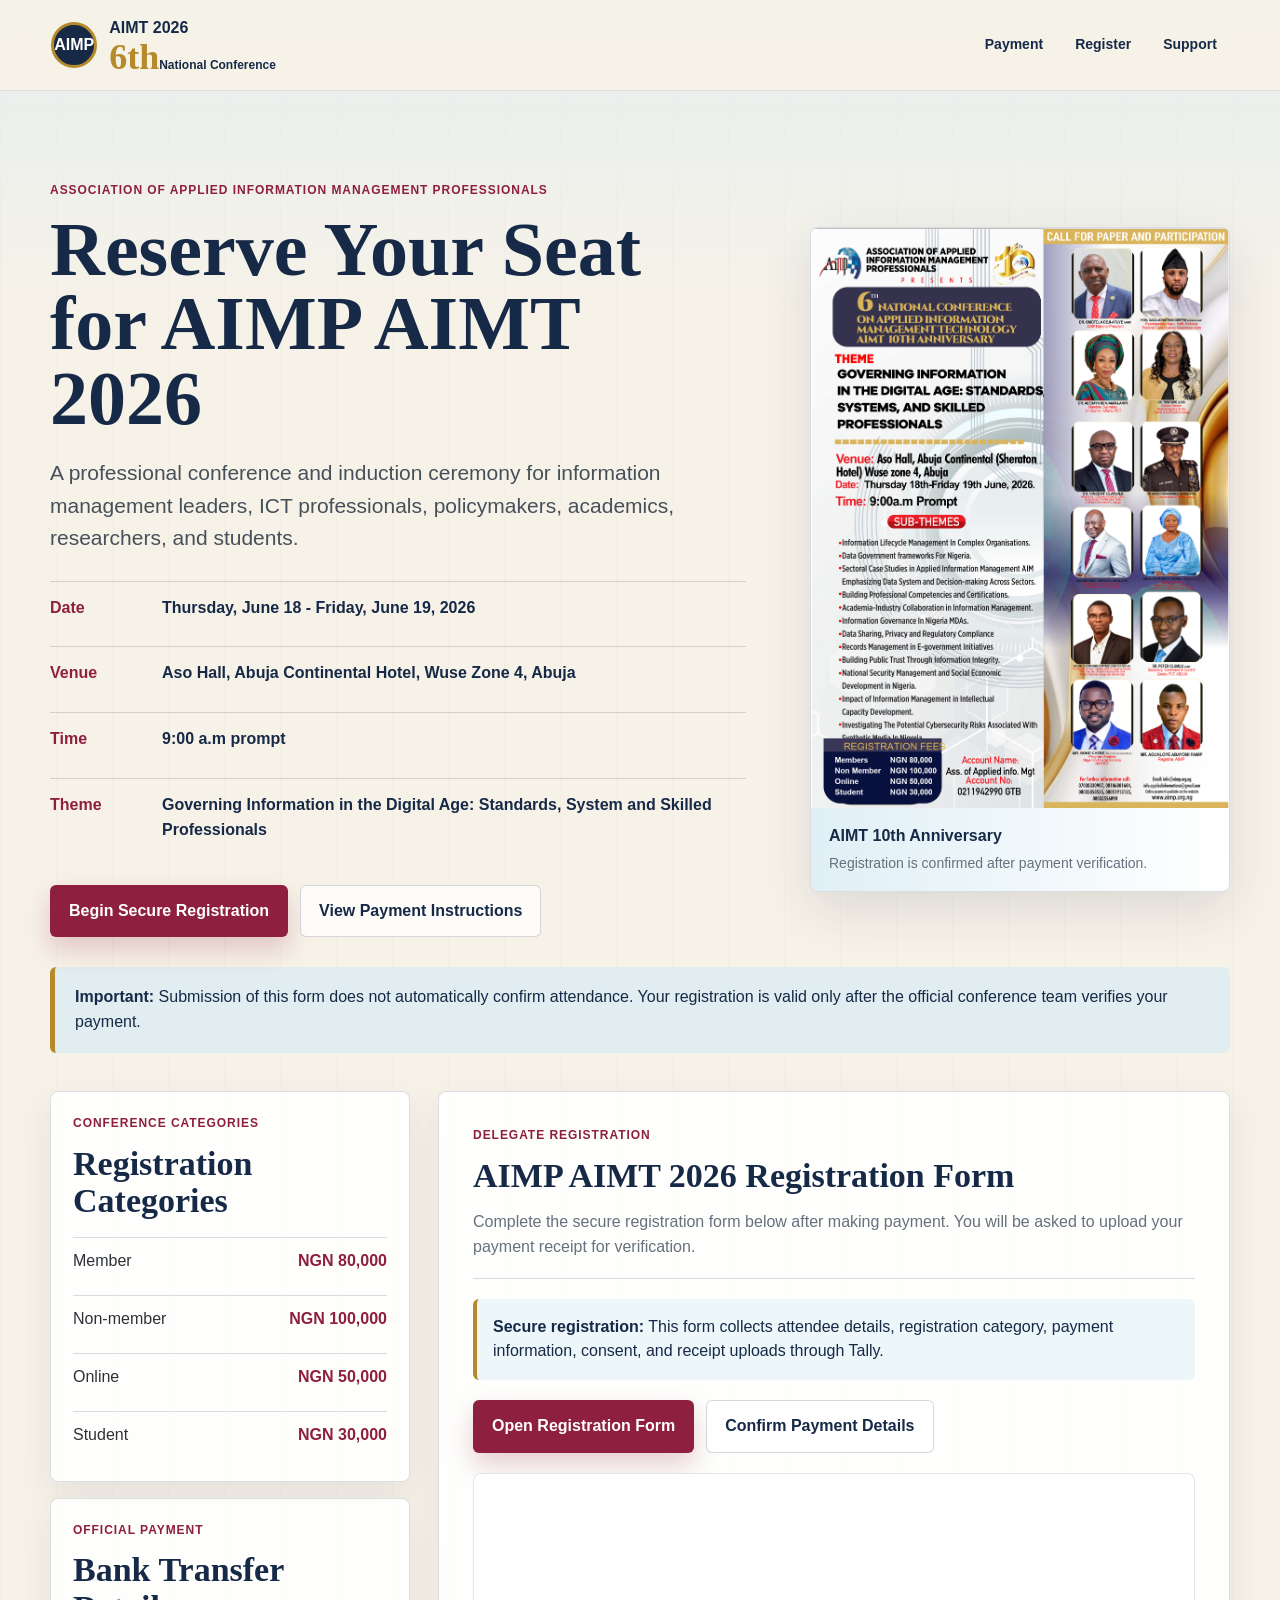
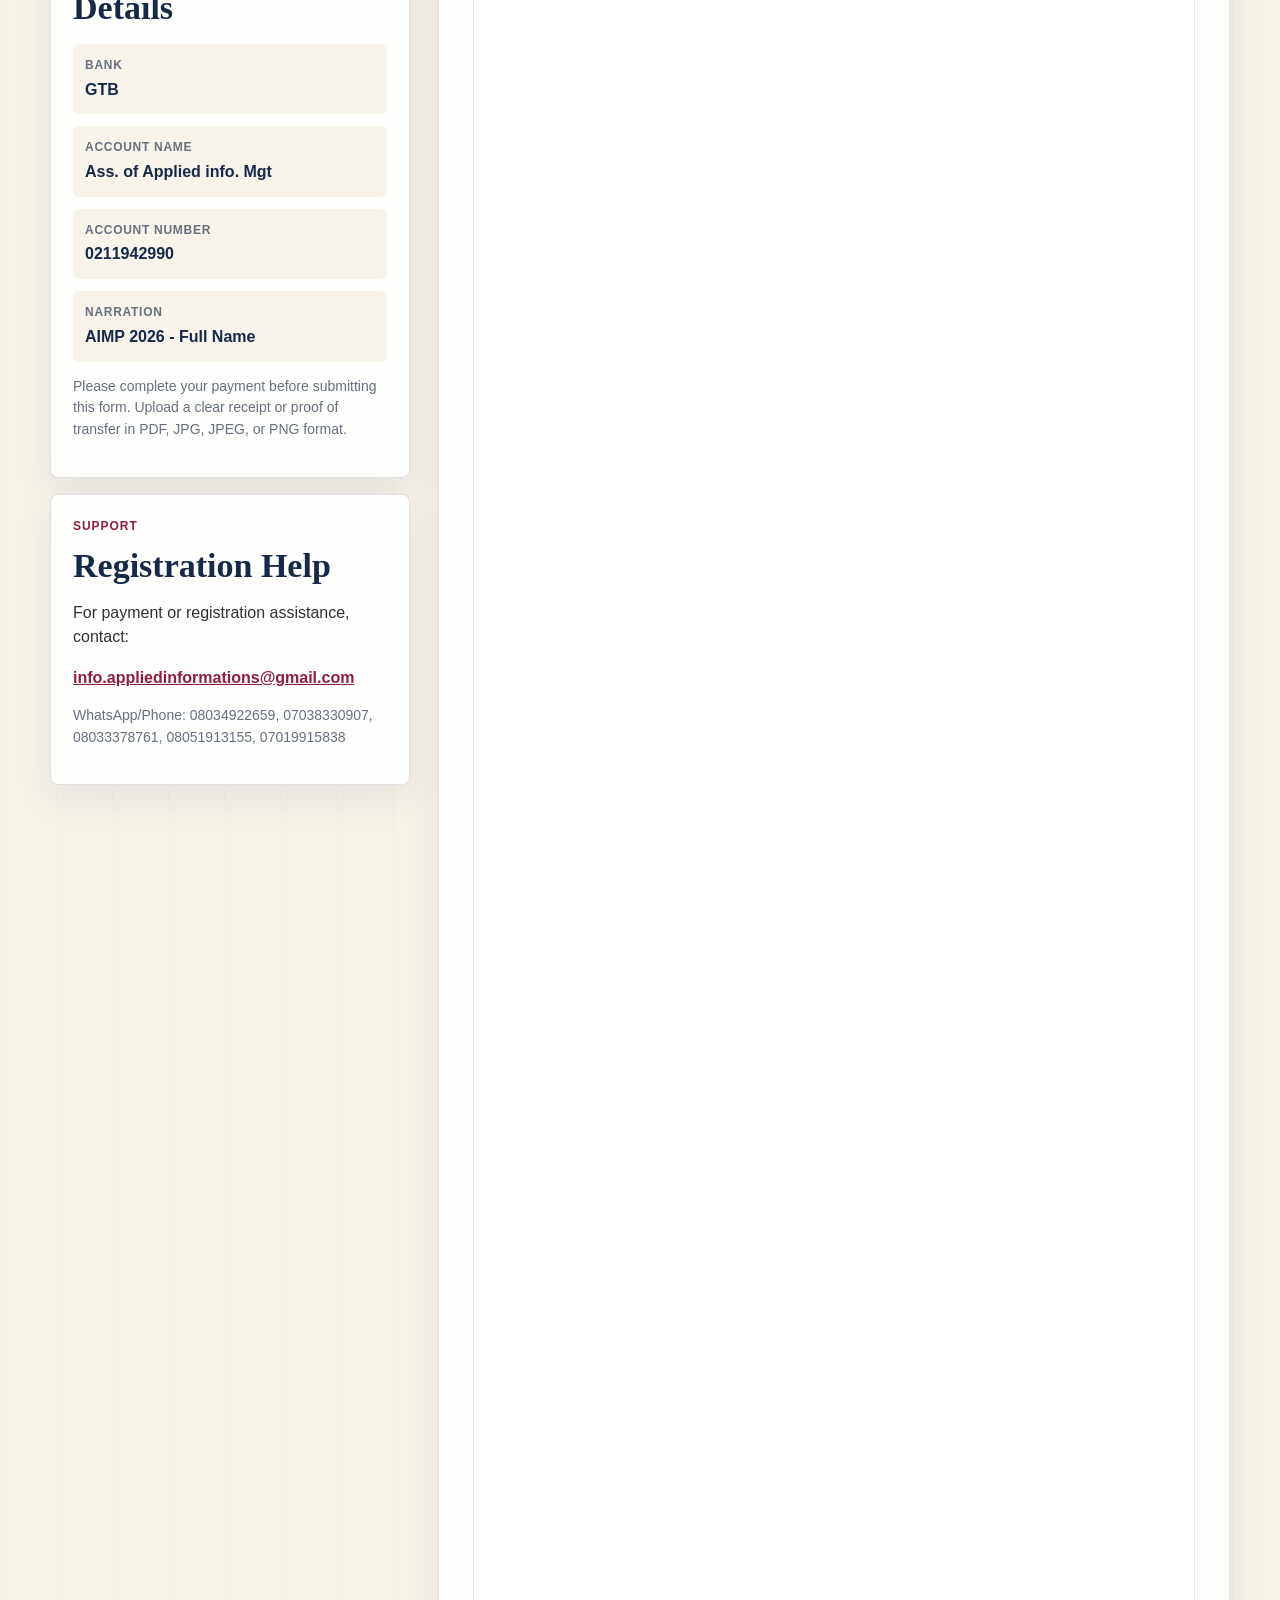
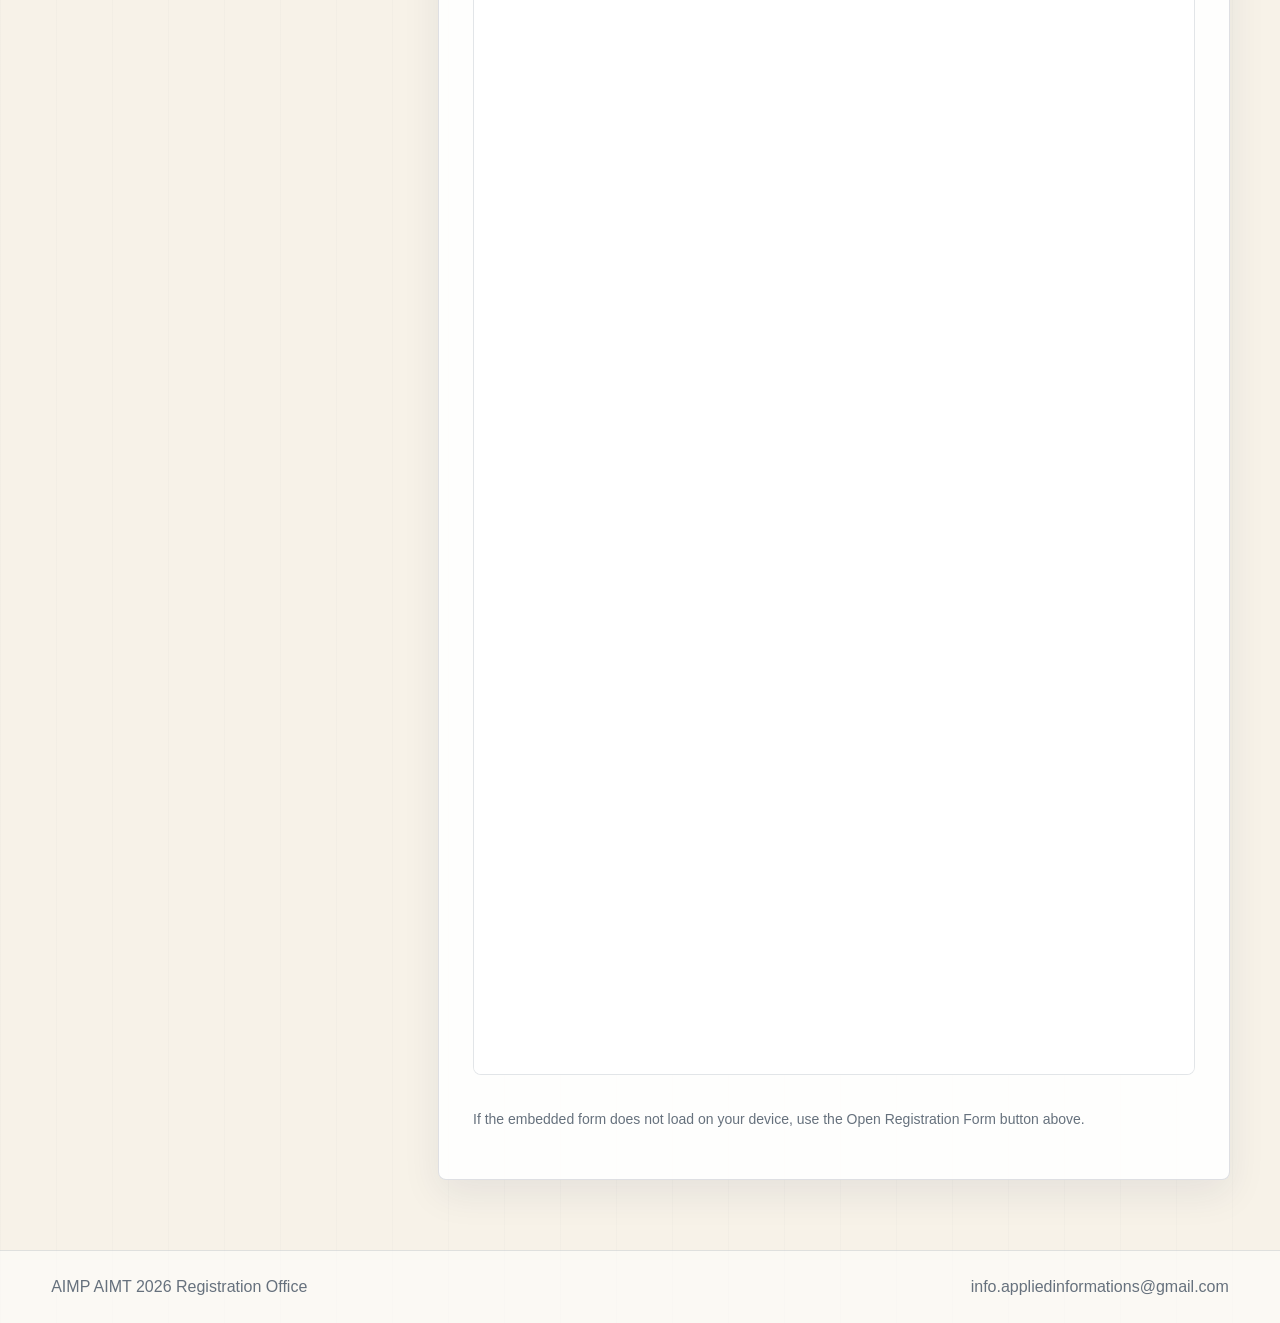
<file: index.html>
<!doctype html>
<html lang="en">
  <head>
    <meta charset="utf-8">
    <meta name="viewport" content="width=device-width, initial-scale=1">
    <title>AIMP AIMT 2026 Conference Registration</title>
    <meta name="description" content="AIMP AIMT 2026 professional conference registration.">
    <link rel="stylesheet" href="styles.css">
  </head>
  <body>
    <header class="site-header">
      <a class="brand" href="#top" aria-label="AIMP AIMT 2026 registration home">
        <span class="brand-mark">AIMP</span>
        <span>
          <strong>AIMT 2026</strong>
          <small class="conference-lockup"><b>6th</b><span>National Conference</span></small>
        </span>
      </a>
      <nav class="header-meta" aria-label="Conference summary">
        <a href="#payment">Payment</a>
        <a href="#registration">Register</a>
        <a href="mailto:info.appliedinformations@gmail.com">Support</a>
      </nav>
    </header>

    <main id="top">
      <section class="hero-section">
        <div class="hero-copy">
          <p class="eyebrow">Association of Applied Information Management Professionals</p>
          <h1>Reserve Your Seat for AIMP AIMT 2026</h1>
          <p class="hero-text">
            A professional conference and induction ceremony for information management leaders,
            ICT professionals, policymakers, academics, researchers, and students.
          </p>
          <dl class="event-facts">
            <div>
              <dt>Date</dt>
              <dd>Thursday, June 18 - Friday, June 19, 2026</dd>
            </div>
            <div>
              <dt>Venue</dt>
              <dd>Aso Hall, Abuja Continental Hotel, Wuse Zone 4, Abuja</dd>
            </div>
            <div>
              <dt>Time</dt>
              <dd>9:00 a.m prompt</dd>
            </div>
            <div>
              <dt>Theme</dt>
              <dd>Governing Information in the Digital Age: Standards, System and Skilled Professionals</dd>
            </div>
          </dl>
          <div class="hero-actions">
            <a class="primary-action" href="#registration">Begin Secure Registration</a>
            <a class="secondary-action" href="#payment">View Payment Instructions</a>
          </div>
        </div>
        <aside class="document-panel" aria-label="Conference document preview">
          <img src="assets/aimp-flier-hd.png" alt="AIMP AIMT 2026 conference flyer">
          <div class="document-caption">
            <strong>AIMT 10th Anniversary</strong>
            <span>Registration is confirmed after payment verification.</span>
          </div>
        </aside>
      </section>

      <section class="notice-band" aria-label="Registration notice">
        <strong>Important:</strong>
        Submission of this form does not automatically confirm attendance. Your registration is valid only after the official conference team verifies your payment.
      </section>

      <section class="content-grid" id="registration">
        <aside class="summary-column">
          <div class="summary-block">
            <p class="section-kicker">Conference Categories</p>
            <h2>Registration Categories</h2>
            <ul class="fee-list">
              <li><span>Member</span><strong>NGN 80,000</strong></li>
              <li><span>Non-member</span><strong>NGN 100,000</strong></li>
              <li><span>Online</span><strong>NGN 50,000</strong></li>
              <li><span>Student</span><strong>NGN 30,000</strong></li>
            </ul>
          </div>
          <div class="summary-block" id="payment">
            <p class="section-kicker">Official Payment</p>
            <h2>Bank Transfer Details</h2>
            <div class="account-box">
              <p><span>Bank</span><strong>GTB</strong></p>
              <p><span>Account name</span><strong>Ass. of Applied info. Mgt</strong></p>
              <p><span>Account number</span><strong>0211942990</strong></p>
              <p><span>Narration</span><strong>AIMP 2026 - Full Name</strong></p>
            </div>
            <p class="fine-print">
              Please complete your payment before submitting this form. Upload a clear receipt or proof of transfer in PDF, JPG, JPEG, or PNG format.
            </p>
          </div>
          <div class="summary-block support-block">
            <p class="section-kicker">Support</p>
            <h2>Registration Help</h2>
            <p>For payment or registration assistance, contact:</p>
            <a href="mailto:info.appliedinformations@gmail.com">info.appliedinformations@gmail.com</a>
            <p class="fine-print">WhatsApp/Phone: 08034922659, 07038330907, 08033378761, 08051913155, 07019915838</p>
          </div>
        </aside>

        <section class="registration-form tally-registration-card" aria-labelledby="tallyRegistrationTitle">
          <div class="form-heading tally-heading">
            <p class="section-kicker">Delegate Registration</p>
            <h2 id="tallyRegistrationTitle">AIMP AIMT 2026 Registration Form</h2>
            <p>
              Complete the secure registration form below after making payment. You will be asked to upload your payment receipt for verification.
            </p>
          </div>

          <div class="tally-note">
            <strong>Secure registration:</strong>
            This form collects attendee details, registration category, payment information, consent, and receipt uploads through Tally.
          </div>

          <div class="tally-actions">
            <a class="primary-action" href="https://tally.so/r/EkZegr" target="_blank" rel="noopener">Open Registration Form</a>
            <a class="secondary-action" href="#payment">Confirm Payment Details</a>
          </div>

          <div class="tally-frame-wrap">
            <iframe
              class="tally-frame"
              src="https://tally.so/embed/EkZegr?alignLeft=1&hideTitle=1&transparentBackground=1&dynamicHeight=1"
              width="100%"
              height="2800"
              frameborder="0"
              marginheight="0"
              marginwidth="0"
              title="AIMP AIMT 2026 Registration Form">
            </iframe>
          </div>

          <p class="privacy-note">
            If the embedded form does not load on your device, use the Open Registration Form button above.
          </p>
        </section>

        <form hidden class="registration-form" id="registrationForm" action="#" method="POST" enctype="multipart/form-data">
          <input type="hidden" name="_subject" value="New AIMP AIMT 2026 Conference Registration">
          <input type="hidden" name="_template" value="table">
          <input type="hidden" name="_next" value="https://jayr3.github.io/aimp-aimt-2026-registration/thanks.html">
          <input type="hidden" name="_autoresponse" value="Thank you for registering for AIMP AIMT 2026. Your submission has been received and is pending payment verification. The registration team will review your payment receipt and contact you if clarification is required.">
          <input type="hidden" name="Registration ID" id="registrationIdField">
          <div class="form-heading">
            <p class="section-kicker">Delegate Registration</p>
            <h2>AIMP AIMT 2026 Registration Form</h2>
            <p>Complete all required fields and upload proof of payment for verification.</p>
          </div>

          <fieldset>
            <legend>Personal Information</legend>
            <div class="form-grid">
              <label>
                <span>Title</span>
                <select name="Title" required>
                  <option value="">Select title</option>
                  <option>Prof.</option>
                  <option>Dr.</option>
                  <option>Mr.</option>
                  <option>Mrs.</option>
                  <option>Miss</option>
                  <option>Ms.</option>
                  <option>Engr.</option>
                  <option>Barr.</option>
                  <option>Chief</option>
                  <option>Other</option>
                </select>
              </label>
              <label>
                <span>First name</span>
                <input name="First name" autocomplete="given-name" required>
              </label>
              <label>
                <span>Last name</span>
                <input name="Last name" autocomplete="family-name" required>
              </label>
              <label>
                <span>Gender</span>
                <select name="Gender">
                  <option value="">Prefer not to say</option>
                  <option>Female</option>
                  <option>Male</option>
                </select>
              </label>
              <label>
                <span>Email address</span>
                <input name="email" type="email" autocomplete="email" required>
              </label>
              <label>
                <span>Phone/WhatsApp number</span>
                <input name="Phone/WhatsApp" autocomplete="tel" required>
              </label>
              <label>
                <span>Country</span>
                <input name="Country" autocomplete="country-name" required>
              </label>
              <label>
                <span>State/City</span>
                <input name="State/City" required>
              </label>
              <label>
                <span>Organization/Institution</span>
                <input name="Organization/Institution" autocomplete="organization" required>
              </label>
              <label>
                <span>Job title/Role</span>
                <input name="Job title/Role" required>
              </label>
            </div>
          </fieldset>

          <fieldset>
            <legend>Registration Category</legend>
            <div class="category-options" role="radiogroup" aria-label="Registration category">
              <label class="category-option">
                <input type="radio" name="Registration category" value="Member" required>
                <span>
                  <strong>Member</strong>
                  <small>For AIMP members and affiliated professionals</small>
                </span>
              </label>
              <label class="category-option">
                <input type="radio" name="Registration category" value="Non-member" required>
                <span>
                  <strong>Non-member</strong>
                  <small>For professional guests and institutional delegates</small>
                </span>
              </label>
              <label class="category-option">
                <input type="radio" name="Registration category" value="Online" required>
                <span>
                  <strong>Online</strong>
                  <small>For delegates participating remotely</small>
                </span>
              </label>
              <label class="category-option">
                <input type="radio" name="Registration category" value="Student" required>
                <span>
                  <strong>Student</strong>
                  <small>For students with valid institutional identification</small>
                </span>
              </label>
            </div>
            <p class="calculated-fee" id="selectedFee">Select a category to view the applicable fee.</p>
          </fieldset>

          <fieldset>
            <legend>Payment Information</legend>
            <div class="form-grid">
              <label>
                <span>Ticket category selected</span>
                <select name="Ticket category selected" required>
                  <option value="">Select category</option>
                  <option>Member</option>
                  <option>Non-member</option>
                  <option>Online</option>
                  <option>Student</option>
                </select>
              </label>
              <label>
                <span>Amount paid</span>
                <input name="Amount paid" inputmode="decimal" placeholder="NGN 00,000" required>
              </label>
              <label>
                <span>Payment date</span>
                <input name="Payment date" type="date" required>
              </label>
              <label>
                <span>Bank/account paid into</span>
                <select name="Bank/account paid into" required>
                  <option value="">Select account</option>
                  <option>GTB - Ass. of Applied info. Mgt - 0211942990</option>
                </select>
              </label>
              <label class="span-2">
                <span>Payment reference or depositor name</span>
                <input name="Payment reference or depositor name" required>
              </label>
              <label class="upload-field span-2">
                <span>Upload payment receipt/proof of payment</span>
                <input name="attachment" type="file" accept=".pdf,.jpg,.jpeg,.png" required>
                <small id="fileHelp">Accepted formats: PDF, JPG, JPEG, PNG. Upload a clear receipt.</small>
              </label>
            </div>
            <p class="verification-note">Your receipt will be reviewed by the conference team. If payment cannot be matched, you may be contacted for clarification.</p>
          </fieldset>

          <fieldset>
            <legend>Special Requirements</legend>
            <label>
              <span>Accessibility, dietary, badge-name, or attendance support requirements</span>
              <textarea name="Special requirements" rows="4" placeholder="Optional"></textarea>
            </label>
          </fieldset>

          <fieldset>
            <legend>Consent and Agreement</legend>
            <div class="consent-list">
              <label><input type="checkbox" name="Consent - accurate information" value="Yes" required> <span>I confirm that the information provided is accurate.</span></label>
              <label><input type="checkbox" name="Consent - payment verification" value="Yes" required> <span>I understand that my registration is only confirmed after payment verification.</span></label>
              <label><input type="checkbox" name="Consent - updates" value="Yes" required> <span>I agree to receive conference updates by email/WhatsApp.</span></label>
            </div>
            <p class="privacy-note">Your information will be used only for conference registration, payment verification, attendee communication, badge/certificate preparation, and event administration.</p>
          </fieldset>

          <fieldset>
            <legend>Final Question</legend>
            <label>
              <span>How did you hear about the conference?</span>
              <select name="How did you hear about the conference?" required>
                <option value="">Select one</option>
                <option>AIMP email</option>
                <option>WhatsApp</option>
                <option>Colleague or professional network</option>
                <option>Institution/organization</option>
                <option>Social media</option>
                <option>Conference flier</option>
                <option>AIMP website</option>
                <option>Other</option>
              </select>
            </label>
          </fieldset>

          <button class="submit-button" type="submit">Submit Registration for Verification</button>
          <p class="form-status" id="formStatus" role="status" aria-live="polite"></p>
        </form>
      </section>
    </main>

    <section class="confirmation-screen" id="confirmationScreen" aria-hidden="true">
      <div class="confirmation-card">
        <p class="section-kicker">Submission Received</p>
        <h2>Thank you for registering for AIMP AIMT 2026.</h2>
        <p>
          Your submission has been received and your registration is now pending payment verification.
          The conference team will review your payment receipt and contact you if any clarification is required.
        </p>
        <p class="registration-id" id="registrationId"></p>
        <button class="secondary-action" type="button" id="closeConfirmation">Return to Registration Page</button>
      </div>
    </section>

    <footer class="site-footer">
      <p>AIMP AIMT 2026 Registration Office</p>
      <p>info.appliedinformations@gmail.com</p>
    </footer>

    <script src="app.js"></script>
  </body>
</html>
</file>
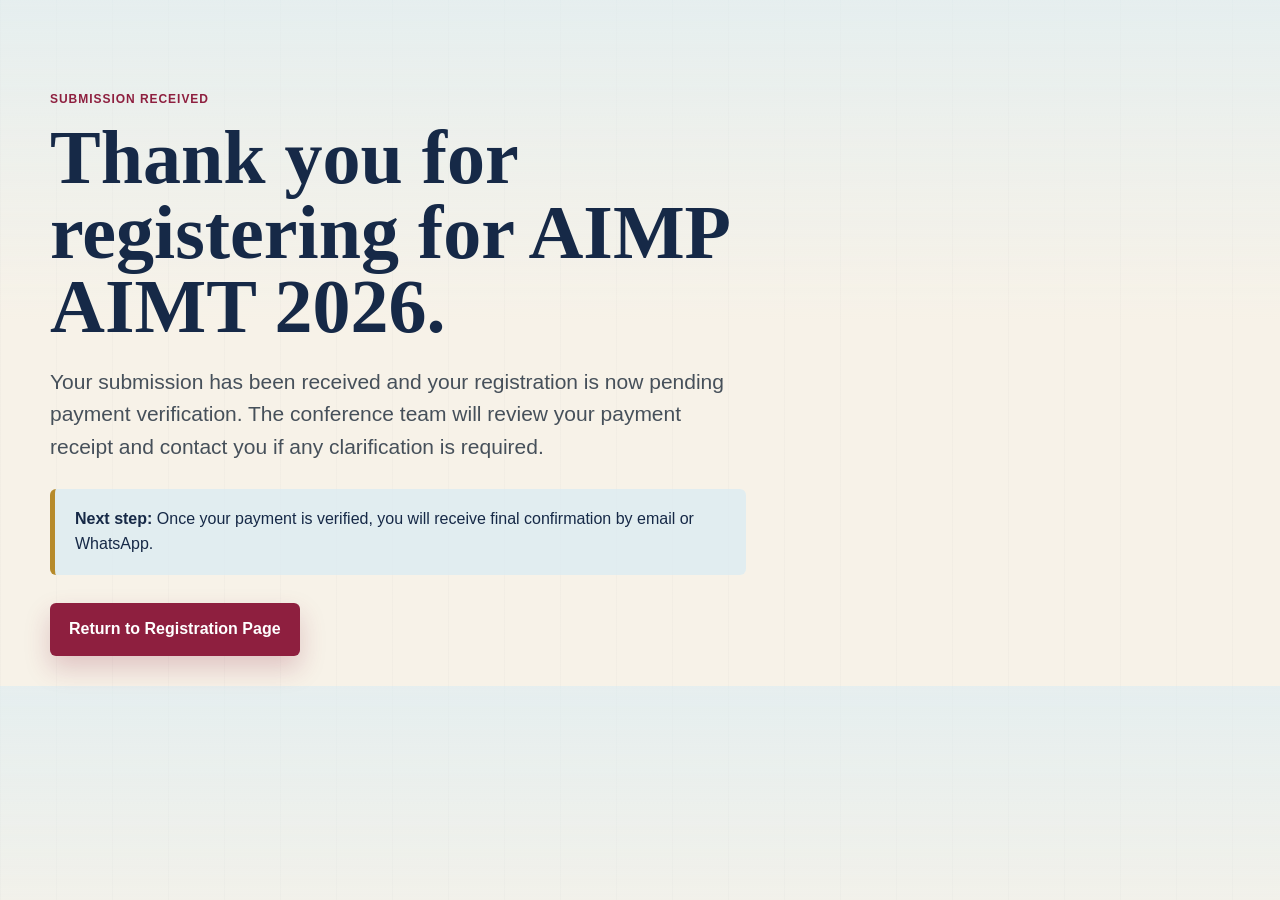
<file: thanks.html>
<!doctype html>
<html lang="en">
  <head>
    <meta charset="utf-8">
    <meta name="viewport" content="width=device-width, initial-scale=1">
    <title>AIMP AIMT 2026 Registration Received</title>
    <link rel="stylesheet" href="styles.css">
  </head>
  <body>
    <main id="top">
      <section class="hero-section">
        <div class="hero-copy">
          <p class="eyebrow">Submission Received</p>
          <h1>Thank you for registering for AIMP AIMT 2026.</h1>
          <p class="hero-text">
            Your submission has been received and your registration is now pending payment verification.
            The conference team will review your payment receipt and contact you if any clarification is required.
          </p>
          <div class="notice-band">
            <strong>Next step:</strong> Once your payment is verified, you will receive final confirmation by email or WhatsApp.
          </div>
          <div class="hero-actions">
            <a class="primary-action" href="index.html">Return to Registration Page</a>
          </div>
        </div>
      </section>
    </main>
  </body>
</html>
</file>
<file: styles.css>
:root {
  --navy: #162947;
  --burgundy: #8e1f3f;
  --gold: #b68a2b;
  --cream: #f7f2e8;
  --blue: #d9ecf4;
  --ink: #2e3238;
  --muted: #66717d;
  --white: #ffffff;
  --line: rgba(22, 41, 71, 0.16);
  --shadow: 0 18px 50px rgba(22, 41, 71, 0.12);
  color-scheme: light;
}

* {
  box-sizing: border-box;
}

html {
  scroll-behavior: smooth;
}

body {
  margin: 0;
  color: var(--ink);
  background:
    linear-gradient(180deg, rgba(217, 236, 244, 0.58), rgba(247, 242, 232, 0) 320px),
    repeating-linear-gradient(90deg, rgba(22, 41, 71, 0.018) 0 1px, transparent 1px 56px),
    var(--cream);
  font-family: Inter, "Segoe UI", Arial, sans-serif;
  line-height: 1.55;
}

img {
  max-width: 100%;
  display: block;
}

a {
  color: inherit;
}

.site-header {
  position: sticky;
  top: 0;
  z-index: 20;
  display: flex;
  align-items: center;
  justify-content: space-between;
  gap: 24px;
  padding: 16px clamp(18px, 4vw, 52px);
  border-bottom: 1px solid rgba(22, 41, 71, 0.1);
  background: rgba(247, 242, 232, 0.92);
  backdrop-filter: blur(16px);
}

.brand {
  display: inline-flex;
  align-items: center;
  gap: 12px;
  text-decoration: none;
  color: var(--navy);
}

.brand-mark {
  display: grid;
  place-items: center;
  width: 46px;
  height: 46px;
  border-radius: 50%;
  background: var(--navy);
  color: var(--white);
  font-weight: 800;
  letter-spacing: 0;
  border: 3px solid var(--gold);
}

.brand strong,
.brand small {
  display: block;
}

.brand small {
  color: var(--muted);
  font-size: 12px;
  margin-top: 2px;
}

.conference-lockup {
  display: flex;
  align-items: baseline;
  gap: 6px;
  color: var(--navy);
}

.conference-lockup b {
  color: var(--gold);
  font-family: Georgia, "Times New Roman", serif;
  font-size: 36px;
  line-height: 0.82;
}

.conference-lockup span {
  color: var(--navy);
  font-size: 12px;
  font-weight: 800;
}

.header-meta {
  display: flex;
  align-items: center;
  gap: 8px;
  flex-wrap: wrap;
}

.header-meta a {
  padding: 8px 12px;
  border-radius: 6px;
  text-decoration: none;
  color: var(--navy);
  font-size: 14px;
  font-weight: 700;
}

.header-meta a:hover,
.header-meta a:focus-visible {
  background: rgba(182, 138, 43, 0.16);
}

main {
  width: min(1180px, calc(100% - 36px));
  margin: 0 auto;
}

.hero-section {
  display: grid;
  grid-template-columns: minmax(0, 1fr) minmax(320px, 420px);
  gap: clamp(28px, 5vw, 70px);
  align-items: center;
  padding: clamp(44px, 7vw, 92px) 0 30px;
}

.eyebrow,
.section-kicker {
  margin: 0 0 12px;
  color: var(--burgundy);
  font-size: 12px;
  font-weight: 800;
  letter-spacing: 0.08em;
  text-transform: uppercase;
}

h1,
h2,
legend {
  color: var(--navy);
  font-family: Georgia, "Times New Roman", serif;
  letter-spacing: 0;
}

h1 {
  max-width: 780px;
  margin: 0;
  font-size: clamp(42px, 7vw, 76px);
  line-height: 0.98;
}

h2 {
  margin: 0 0 12px;
  font-size: clamp(24px, 3vw, 34px);
  line-height: 1.1;
}

.hero-text {
  max-width: 720px;
  margin: 22px 0 26px;
  color: #46505a;
  font-size: clamp(17px, 2vw, 21px);
}

.event-facts {
  display: grid;
  gap: 12px;
  margin: 0;
}

.event-facts div {
  display: grid;
  grid-template-columns: 96px 1fr;
  gap: 16px;
  padding: 14px 0;
  border-top: 1px solid var(--line);
}

.event-facts dt {
  color: var(--burgundy);
  font-weight: 800;
}

.event-facts dd {
  margin: 0;
  color: var(--navy);
  font-weight: 700;
}

.hero-actions {
  display: flex;
  gap: 12px;
  flex-wrap: wrap;
  margin-top: 28px;
}

.primary-action,
.secondary-action,
.submit-button {
  display: inline-flex;
  align-items: center;
  justify-content: center;
  min-height: 46px;
  padding: 13px 18px;
  border-radius: 6px;
  border: 1px solid transparent;
  text-decoration: none;
  font: inherit;
  font-weight: 800;
  cursor: pointer;
}

.primary-action,
.submit-button {
  background: var(--burgundy);
  color: var(--white);
  box-shadow: 0 12px 26px rgba(142, 31, 63, 0.22);
}

.secondary-action {
  background: rgba(255, 255, 255, 0.74);
  color: var(--navy);
  border-color: rgba(22, 41, 71, 0.18);
}

.primary-action:hover,
.submit-button:hover {
  background: #741832;
}

.document-panel {
  overflow: hidden;
  border: 1px solid rgba(22, 41, 71, 0.16);
  border-radius: 8px;
  background: var(--white);
  box-shadow: var(--shadow);
}

.document-panel img {
  width: 100%;
  aspect-ratio: 0.72;
  object-fit: cover;
  object-position: 0% 0%;
}

.document-caption {
  display: grid;
  gap: 4px;
  padding: 16px 18px;
  background: linear-gradient(90deg, rgba(217, 236, 244, 0.82), #fff);
  color: var(--navy);
}

.document-caption span {
  color: var(--muted);
  font-size: 14px;
}

.notice-band {
  margin: 0 0 26px;
  padding: 18px 20px;
  border-left: 5px solid var(--gold);
  border-radius: 6px;
  background: rgba(217, 236, 244, 0.7);
  color: var(--navy);
}

.content-grid {
  display: grid;
  grid-template-columns: minmax(280px, 360px) minmax(0, 1fr);
  gap: 28px;
  align-items: start;
  padding: 12px 0 70px;
}

.summary-column {
  position: sticky;
  top: 96px;
  display: grid;
  gap: 16px;
}

.summary-block,
.registration-form {
  border: 1px solid rgba(22, 41, 71, 0.14);
  border-radius: 8px;
  background: rgba(255, 255, 255, 0.88);
  box-shadow: 0 14px 38px rgba(22, 41, 71, 0.08);
}

.summary-block {
  padding: 22px;
}

.fee-list {
  display: grid;
  gap: 10px;
  list-style: none;
  margin: 18px 0 0;
  padding: 0;
}

.fee-list li {
  display: flex;
  justify-content: space-between;
  gap: 16px;
  padding: 11px 0;
  border-top: 1px solid var(--line);
}

.fee-list strong {
  color: var(--burgundy);
  text-align: right;
}

.account-box {
  display: grid;
  gap: 12px;
  margin-top: 18px;
}

.account-box p {
  display: grid;
  gap: 3px;
  margin: 0;
  padding: 12px;
  border-radius: 6px;
  background: rgba(247, 242, 232, 0.8);
}

.account-box span {
  color: var(--muted);
  font-size: 12px;
  font-weight: 800;
  letter-spacing: 0.06em;
  text-transform: uppercase;
}

.account-box strong {
  color: var(--navy);
}

.fine-print,
.privacy-note,
.verification-note,
.calculated-fee {
  color: var(--muted);
  font-size: 14px;
}

.support-block a {
  color: var(--burgundy);
  font-weight: 800;
  word-break: break-word;
}

.registration-form {
  padding: clamp(20px, 4vw, 34px);
}

.tally-registration-card {
  display: grid;
  gap: 20px;
}

.form-heading {
  padding-bottom: 20px;
  border-bottom: 1px solid var(--line);
}

.tally-heading {
  padding-bottom: 18px;
}

.form-heading p:last-child {
  margin-bottom: 0;
  color: var(--muted);
}

.tally-note {
  padding: 16px;
  border-left: 4px solid var(--gold);
  border-radius: 6px;
  background: rgba(217, 236, 244, 0.48);
  color: var(--navy);
}

.tally-actions {
  display: flex;
  flex-wrap: wrap;
  gap: 12px;
}

.tally-frame-wrap {
  overflow: hidden;
  border: 1px solid rgba(22, 41, 71, 0.12);
  border-radius: 8px;
  background: var(--white);
}

.tally-frame {
  display: block;
  width: 100%;
  min-height: 2800px;
  border: 0;
  background: var(--white);
}

fieldset {
  min-width: 0;
  margin: 0;
  padding: 28px 0;
  border: 0;
  border-bottom: 1px solid var(--line);
}

fieldset:last-of-type {
  border-bottom: 0;
}

legend {
  margin-bottom: 18px;
  padding: 0;
  font-size: 24px;
  font-weight: 700;
}

.form-grid {
  display: grid;
  grid-template-columns: repeat(2, minmax(0, 1fr));
  gap: 16px;
}

label {
  display: grid;
  gap: 7px;
  color: var(--navy);
  font-weight: 800;
}

label span {
  font-size: 14px;
}

input,
select,
textarea {
  width: 100%;
  min-height: 46px;
  border: 1px solid rgba(22, 41, 71, 0.22);
  border-radius: 6px;
  background: var(--white);
  color: var(--ink);
  font: inherit;
  padding: 11px 12px;
}

textarea {
  resize: vertical;
}

input:focus,
select:focus,
textarea:focus {
  outline: 3px solid rgba(182, 138, 43, 0.24);
  border-color: var(--gold);
}

.span-2 {
  grid-column: 1 / -1;
}

.category-options {
  display: grid;
  grid-template-columns: repeat(2, minmax(0, 1fr));
  gap: 12px;
}

.category-option {
  position: relative;
  padding: 16px;
  border: 1px solid rgba(22, 41, 71, 0.18);
  border-radius: 8px;
  background: var(--white);
  cursor: pointer;
}

.category-option input {
  position: absolute;
  inset: 14px 14px auto auto;
  width: 18px;
  height: 18px;
  min-height: 18px;
}

.category-option strong,
.category-option small {
  display: block;
  padding-right: 26px;
}

.category-option small {
  margin-top: 6px;
  color: var(--muted);
  font-weight: 500;
}

.category-option:has(input:checked) {
  border-color: var(--burgundy);
  background: rgba(142, 31, 63, 0.06);
}

.upload-field {
  padding: 16px;
  border-radius: 8px;
  background: rgba(217, 236, 244, 0.42);
}

.upload-field small {
  color: var(--muted);
  font-weight: 600;
}

.consent-list {
  display: grid;
  gap: 12px;
}

.consent-list label {
  grid-template-columns: 20px 1fr;
  align-items: start;
  font-weight: 700;
}

.consent-list input {
  width: 18px;
  height: 18px;
  min-height: 18px;
  margin-top: 2px;
}

.submit-button {
  width: 100%;
  margin-top: 8px;
  font-size: 16px;
}

.form-status {
  min-height: 24px;
  color: var(--burgundy);
  font-weight: 800;
  text-align: center;
}

.confirmation-screen {
  position: fixed;
  inset: 0;
  z-index: 40;
  display: none;
  place-items: center;
  padding: 24px;
  background: rgba(22, 41, 71, 0.62);
}

.confirmation-screen.is-visible {
  display: grid;
}

.confirmation-card {
  width: min(640px, 100%);
  padding: clamp(24px, 5vw, 42px);
  border-radius: 8px;
  background: var(--white);
  box-shadow: var(--shadow);
}

.registration-id {
  display: inline-flex;
  margin: 12px 0 24px;
  padding: 10px 14px;
  border-radius: 6px;
  background: rgba(217, 236, 244, 0.75);
  color: var(--navy);
  font-weight: 900;
}

.site-footer {
  display: flex;
  justify-content: space-between;
  gap: 16px;
  flex-wrap: wrap;
  padding: 24px clamp(18px, 4vw, 52px);
  border-top: 1px solid rgba(22, 41, 71, 0.12);
  color: var(--muted);
  background: rgba(255, 255, 255, 0.54);
}

.site-footer p {
  margin: 0;
}

@media (max-width: 920px) {
  .hero-section,
  .content-grid {
    grid-template-columns: 1fr;
  }

  .summary-column {
    position: static;
  }

  .document-panel {
    order: -1;
  }

  .document-panel img {
    aspect-ratio: 16 / 10;
  }

  .category-options {
    grid-template-columns: 1fr;
  }
}

@media (max-width: 640px) {
  .site-header {
    position: static;
    align-items: flex-start;
    flex-direction: column;
  }

  main {
    width: min(100% - 24px, 1180px);
  }

  h1 {
    font-size: 40px;
  }

  .event-facts div,
  .form-grid {
    grid-template-columns: 1fr;
  }

  .tally-actions .primary-action,
  .tally-actions .secondary-action {
    justify-content: center;
  }

  .tally-frame {
    min-height: 3300px;
  }

  .span-2 {
    grid-column: auto;
  }

  .hero-actions,
  .primary-action,
  .secondary-action {
    width: 100%;
  }

  .hero-actions a,
  .confirmation-card button {
    width: 100%;
  }
}
</file>
